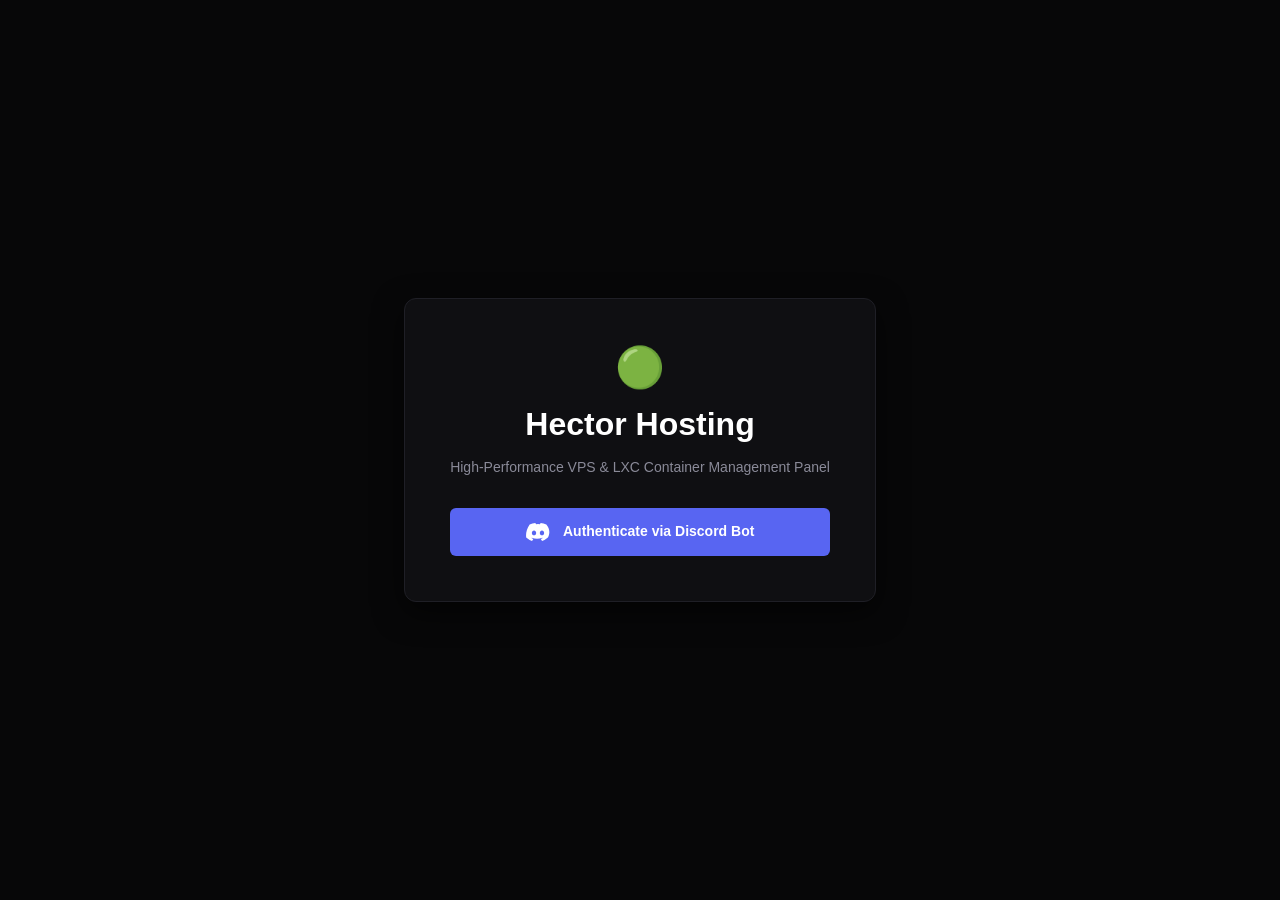
<file: index.html>
<!DOCTYPE html>
<html lang="en">
<head>
    <meta charset="UTF-8">
    <meta name="viewport" content="width=device-width, initial-scale=1.0">
    <title>Hector Hosting — Portal Login</title>
    <link rel="stylesheet" href="styles.css">
</head>
<body>
    <div class="login-wrapper">
        <div class="login-card">
            <div class="brand-logo">🟢</div>
            <h1>Hector Hosting</h1>
            <p>High-Performance VPS & LXC Container Management Panel</p>
            
            <a href="/auth/discord" class="btn btn-discord">
                <svg width="24" height="24" viewBox="0 0 127.14 96.36" fill="#fff" style="margin-right: 10px; vertical-align: middle;">
                    <path d="M107.7,8.07A105.15,105.15,0,0,0,77.26,0a77.19,77.19,0,0,0-3.3,6.83A96.67,96.67,0,0,0,53.22,6.83,77.19,77.19,0,0,0,49.88,0,105.15,105.15,0,0,0,19.44,8.07C3.66,31.58-1.86,54.65,1,77.53A105.73,105.73,0,0,0,32,96.36a74.37,74.37,0,0,0,6.66-10.85A68.57,68.57,0,0,1,28,80.17c.94-.69,1.85-1.42,2.72-2.17a74.63,74.63,0,0,0,55.71,0c.88.75,1.78,1.48,2.72,2.17a68.41,68.41,0,0,1-10.7,5.34,75.09,75.09,0,0,0,6.66,10.85,105.43,105.43,0,0,0,31-18.83C129.87,49.67,123.77,26.85,107.7,8.07ZM42.45,65.69C36.18,65.69,31,60,31,53S36.18,40.36,42.45,40.36,53.88,46,53.88,53,48.72,65.69,42.45,65.69Zm42.24,0C78.41,65.69,73.24,60,73.24,53S78.41,40.36,84.69,40.36,96.12,46,96.12,53,91,65.69,84.69,65.69Z"/>
                </svg>
                Authenticate via Discord Bot
            </a>
        </div>
    </div>
</body>
</html>
</file>
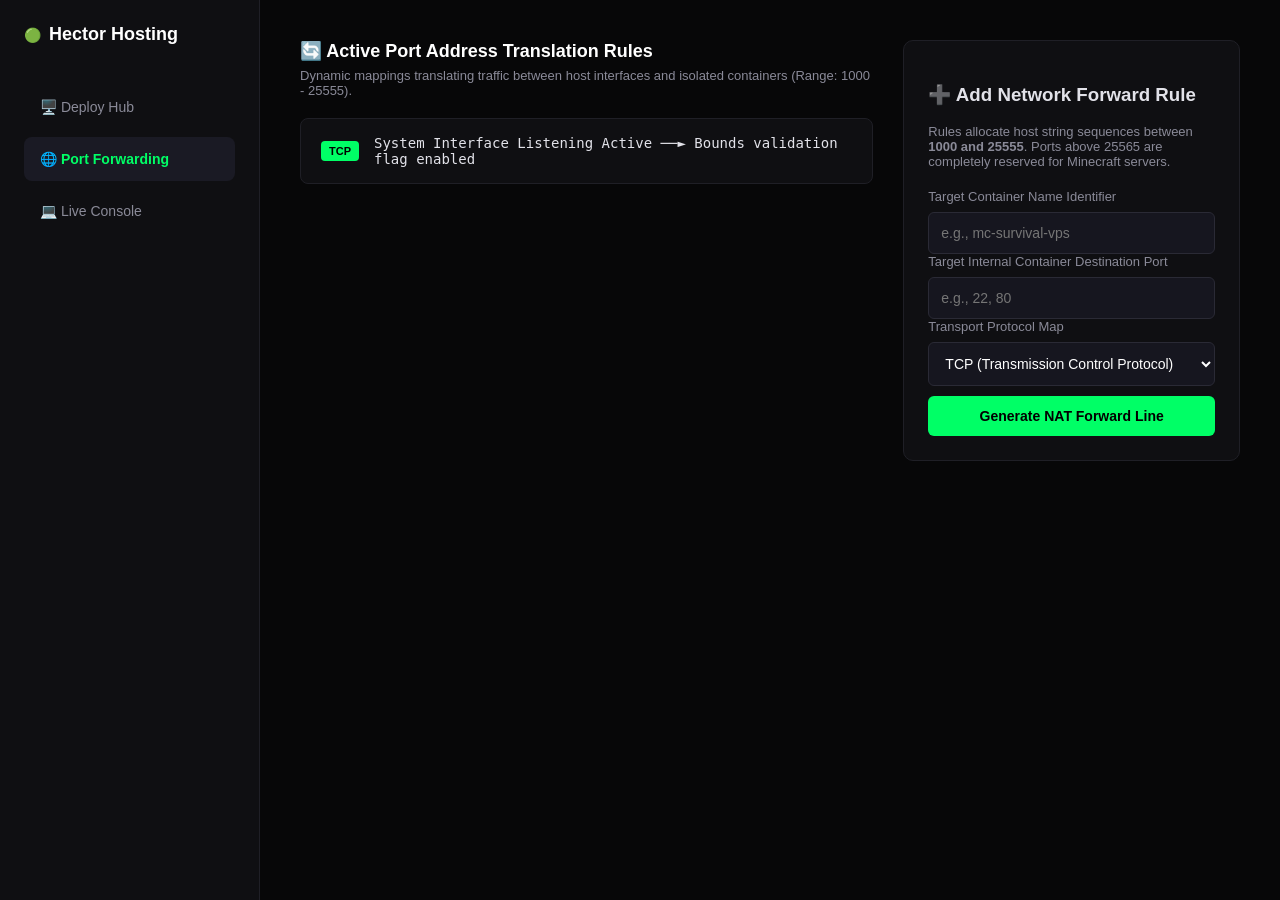
<file: ports.html>
<!DOCTYPE html>
<html lang="en">
<head>
    <meta charset="UTF-8">
    <meta name="viewport" content="width=device-width, initial-scale=1.0">
    <title>Hector Hosting — NAT Port Rules</title>
    <link rel="stylesheet" href="styles.css">
</head>
<body>
    <div class="dashboard-layout">
        <div class="sidebar">
            <div class="sidebar-brand"><span class="status-dot">🟢</span> Hector Hosting</div>
            <nav class="sidebar-menu">
                <a href="admin.html" class="menu-item">🖥️ Deploy Hub</a>
                <a href="ports.html" class="menu-item active">🌐 Port Forwarding</a>
                <a href="console.html" class="menu-item">💻 Live Console</a>
            </nav>
        </div>

        <main class="main-content split-container">
            <div class="panel-left">
                <div class="card-header">
                    <h3>🔄 Active Port Address Translation Rules</h3>
                    <p>Dynamic mappings translating traffic between host interfaces and isolated containers (Range: 1000 - 25555).</p>
                </div>
                
                <div class="rules-list" id="activeRulesWrapper">
                    </div>
            </div>

            <div class="panel-right card">
                <h3>➕ Add Network Forward Rule</h3>
                <p style="font-size: 13px; color: #8a8a98; margin-bottom: 20px;">
                    Rules allocate host string sequences between <b>1000 and 25555</b>. Ports above 25565 are completely reserved for Minecraft servers.
                </p>
                <div class="form-group">
                    <label>Target Container Name Identifier</label>
                    <input type="text" id="targetContainer" placeholder="e.g., mc-survival-vps">
                </div>
                <div class="form-group">
                    <label>Target Internal Container Destination Port</label>
                    <input type="number" id="internalPort" placeholder="e.g., 22, 80">
                </div>
                <div class="form-group">
                    <label>Transport Protocol Map</label>
                    <select id="protocolType">
                        <option value="TCP">TCP (Transmission Control Protocol)</option>
                        <option value="UDP">UDP (User Datagram Protocol)</option>
                    </select>
                </div>
                <button class="btn btn-success" style="width: 100%; margin-top: 10px;" onclick="createNewRuleCard()">Generate NAT Forward Line</button>
            </div>
        </main>
    </div>

    <script>
        function loadContainerPorts() {
            // Placeholder payload hook. Real node mapping script will load active system arrays here.
            document.getElementById('activeRulesWrapper').innerHTML = `
                <div class="rule-element">
                    <div class="rule-details">
                        <span class="network-badge tcp">TCP</span>
                        <span class="route-map">System Interface Listening Active ──► Bounds validation flag enabled</span>
                    </div>
                </div>`;
        }
        window.onload = loadContainerPorts;

        function createNewRuleCard() {
            const payload = {
                containerName: document.getElementById('targetContainer').value,
                targetPort: document.getElementById('internalPort').value,
                protocol: document.getElementById('protocolType').value
            };

            if(!payload.containerName || !payload.targetPort) return alert('Fill in all parameters fields.');

            fetch('/api/containers/port-forward', {
                method: 'POST',
                headers: {'Content-Type': 'application/json'},
                body: JSON.stringify(payload)
            })
            .then(res => res.json())
            .then(data => {
                if(data.success) {
                    alert(`Port Forwarding setup complete!\nHost Routing Endpoint: Port ${data.assignedHostPort}`);
                    const element = document.createElement('div');
                    element.className = 'rule-element';
                    element.innerHTML = `
                        <div class="rule-details">
                            <span class="network-badge ${payload.protocol.toLowerCase()}">${payload.protocol}</span>
                            <span class="route-map">External Host Line IP : <b>${data.assignedHostPort}</b> ──► Container Target Port : <b>${payload.targetPort}</b></span>
                        </div>
                    `;
                    document.getElementById('activeRulesWrapper').appendChild(element);
                } else {
                    alert(`Routing error mismatch: ${data.error}`);
                }
            });
        }
    </script>
</body>
</html>
</file>
<file: styles.css>
/* 🎚️ BRAND DESIGN COMPONENT VARIABLE DICTIONARY */
:root {
    --bg-base: #070708;
    --bg-surface: #0f0f12;
    --bg-input: #16161f;
    --border-color: #1f1f26;
    --text-main: #e2e2e9;
    --text-muted: #8a8a98;
    --accent-green: #00ff66;
    --accent-danger: #ff3344;
}

body {
    margin: 0;
    padding: 0;
    background-color: var(--bg-base);
    color: var(--text-main);
    font-family: -apple-system, BlinkMacSystemFont, "Segoe UI", Roboto, Helvetica, Arial, sans-serif;
}

/* 🔐 LOGIN PORTAL SCENE LAYOUTS */
.login-wrapper {
    display: flex;
    justify-content: center;
    align-items: center;
    height: 100vh;
}
.login-card {
    background: var(--bg-surface);
    border: 1px solid var(--border-color);
    padding: 45px;
    border-radius: 12px;
    text-align: center;
    max-width: 420px;
    box-shadow: 0 10px 30px rgba(0,0,0,0.6);
}
.brand-logo {
    font-size: 40px;
    margin-bottom: 15px;
}
.login-card h1 {
    margin: 0 0 10px 0;
    color: #fff;
}
.login-card p {
    color: var(--text-muted);
    font-size: 14px;
    margin-bottom: 30px;
    line-height: 1.5;
}

/* 🖥️ MAIN INSTRUMENTATION LAYOUT DESCRIPTIONS */
.dashboard-layout {
    display: flex;
    height: 100vh;
    overflow: hidden;
}

/* Navigation Side Pillar Panel */
.sidebar {
    width: 260px;
    background-color: var(--bg-surface);
    border-right: 1px solid var(--border-color);
    display: flex;
    flex-direction: column;
    padding: 24px;
    box-sizing: border-box;
}
.sidebar-brand {
    font-size: 18px;
    font-weight: bold;
    color: #fff;
    margin-bottom: 40px;
    display: flex;
    align-items: center;
}
.status-dot {
    margin-right: 8px;
    font-size: 14px;
}
.sidebar-menu {
    flex: 1;
}
.menu-item {
    display: block;
    color: var(--text-muted);
    padding: 14px 16px;
    text-decoration: none;
    border-radius: 8px;
    margin-bottom: 8px;
    font-size: 14px;
    transition: all 0.2s ease;
}
.menu-item:hover, .menu-item.active {
    background: #1a1a24;
    color: var(--accent-green);
    font-weight: bold;
}
.sidebar-footer {
    font-size: 12px;
    color: var(--text-muted);
    border-top: 1px solid var(--border-color);
    padding-top: 15px;
    font-family: monospace;
}

/* Content Canvas Space Layouts */
.main-content {
    flex: 1;
    padding: 40px;
    box-sizing: border-box;
    overflow-y: auto;
}
.content-header {
    display: flex;
    justify-content: space-between;
    align-items: center;
    border-bottom: 1px solid var(--border-color);
    padding-bottom: 20px;
    margin-bottom: 30px;
}
.content-header h2 { margin: 0; color: #fff; }
.user-email-tag { font-family: monospace; background: #1a1a24; padding: 6px 12px; border-radius: 20px; color: var(--accent-green); font-size: 13px; }

/* 📦 CARDS AND INTERACTIVE PANELS SETUP */
.card {
    background: var(--bg-surface);
    border: 1px solid var(--border-color);
    border-radius: 10px;
    padding: 24px;
    margin-bottom: 24px;
}
.card-header { margin-bottom: 20px; }
.card-header h3 { margin: 0 0 6px 0; color: #fff; font-size: 18px; }
.card-header p { margin: 0; color: var(--text-muted); font-size: 13px; }

/* Form Component Parameters Matrix */
.form-grid {
    display: grid;
    grid-template-columns: repeat(auto-fit, minmax(220px, 1fr));
    gap: 20px;
    margin-bottom: 24px;
}
.form-row { 
    width: 100%; 
    margin-bottom: 15px; 
}
.form-group {
    display: flex;
    flex-direction: column;
    width: 100%;
}
.form-group label {
    font-size: 13px;
    color: var(--text-muted);
    margin-bottom: 8px;
}
input, select {
    background: var(--bg-input);
    border: 1px solid #2a2a35;
    border-radius: 6px;
    padding: 12px;
    color: #fff;
    font-size: 14px;
    outline: none;
    transition: border 0.2s;
    box-sizing: border-box;
}
input:focus, select:focus {
    border-color: var(--accent-green);
}

/* Button UI Definitions */
.btn {
    display: inline-block;
    padding: 12px 24px;
    font-size: 14px;
    font-weight: bold;
    border-radius: 6px;
    cursor: pointer;
    border: none;
    text-decoration: none;
    text-align: center;
}
.btn-discord { background: #5865F2; color: #fff; width: 100%; box-sizing: border-box; }
.btn-discord:hover { background: #4752C4; }
.btn-primary { background: #262636; color: #fff; border: 1px solid #3a3a4d; }
.btn-primary:hover { background: #323247; }
.btn-success { background: var(--accent-green); color: #000; }
.btn-success:hover { background: #00cc52; }
.btn-danger { background: var(--accent-danger); color: #fff; }
.btn-danger:hover { background: #cc2233; }
.btn-group { display: flex; gap: 12px; }

/* 🌐 PORT ROUTING RULES MAP MODULES */
.split-container {
    display: flex;
    gap: 30px;
}
.panel-left { flex: 2; }
.panel-right { flex: 1; height: fit-content; }
.rule-element {
    background: var(--bg-surface);
    border: 1px solid var(--border-color);
    border-radius: 8px;
    padding: 16px 20px;
    margin-bottom: 12px;
    display: flex;
    justify-content: space-between;
    align-items: center;
}
.rule-details { display: flex; align-items: center; gap: 15px; }
.network-badge {
    font-size: 11px;
    font-weight: bold;
    padding: 4px 8px;
    border-radius: 4px;
    color: #000;
}
.network-badge.tcp { background: var(--accent-green); }
.network-badge.udp { background: #00bcff; }
.route-map { font-family: monospace; font-size: 14px; }
.btn-icon-delete { background: none; border: none; color: var(--accent-danger); cursor: pointer; font-size: 14px; }

/* 💻 RECREATED EMBEDDED CONSOLE TERMINAL VIEWPORT */
.console-selector-bar { display: flex; gap: 15px; margin-bottom: 25px; }
.console-selector-bar input { flex: 1; }
.terminal-module {
    background: #050505;
    border: 1px solid var(--border-color);
    border-radius: 8px;
    overflow: hidden;
    box-shadow: 0 12px 36px rgba(0,0,0,0.7);
}
.terminal-header {
    background: #0c0c10;
    padding: 12px 20px;
    border-bottom: 1px solid var(--border-color);
    display: flex;
    align-items: center;
}
.header-dots { display: flex; gap: 6px; margin-right: 20px; }
.header-dots .dot { width: 10px; height: 10px; border-radius: 50%; display: inline-block; }
.header-dots .dot.red { background: #ff5f56; }
.header-dots .dot.yellow { background: #ffbd2e; }
.header-dots .dot.green { background: #27c93f; }
.header-title { font-family: monospace; font-size: 13px; color: var(--text-muted); }
.terminal-body-frame { padding: 15px; min-height: 400px; background: #050505; }
</file>
